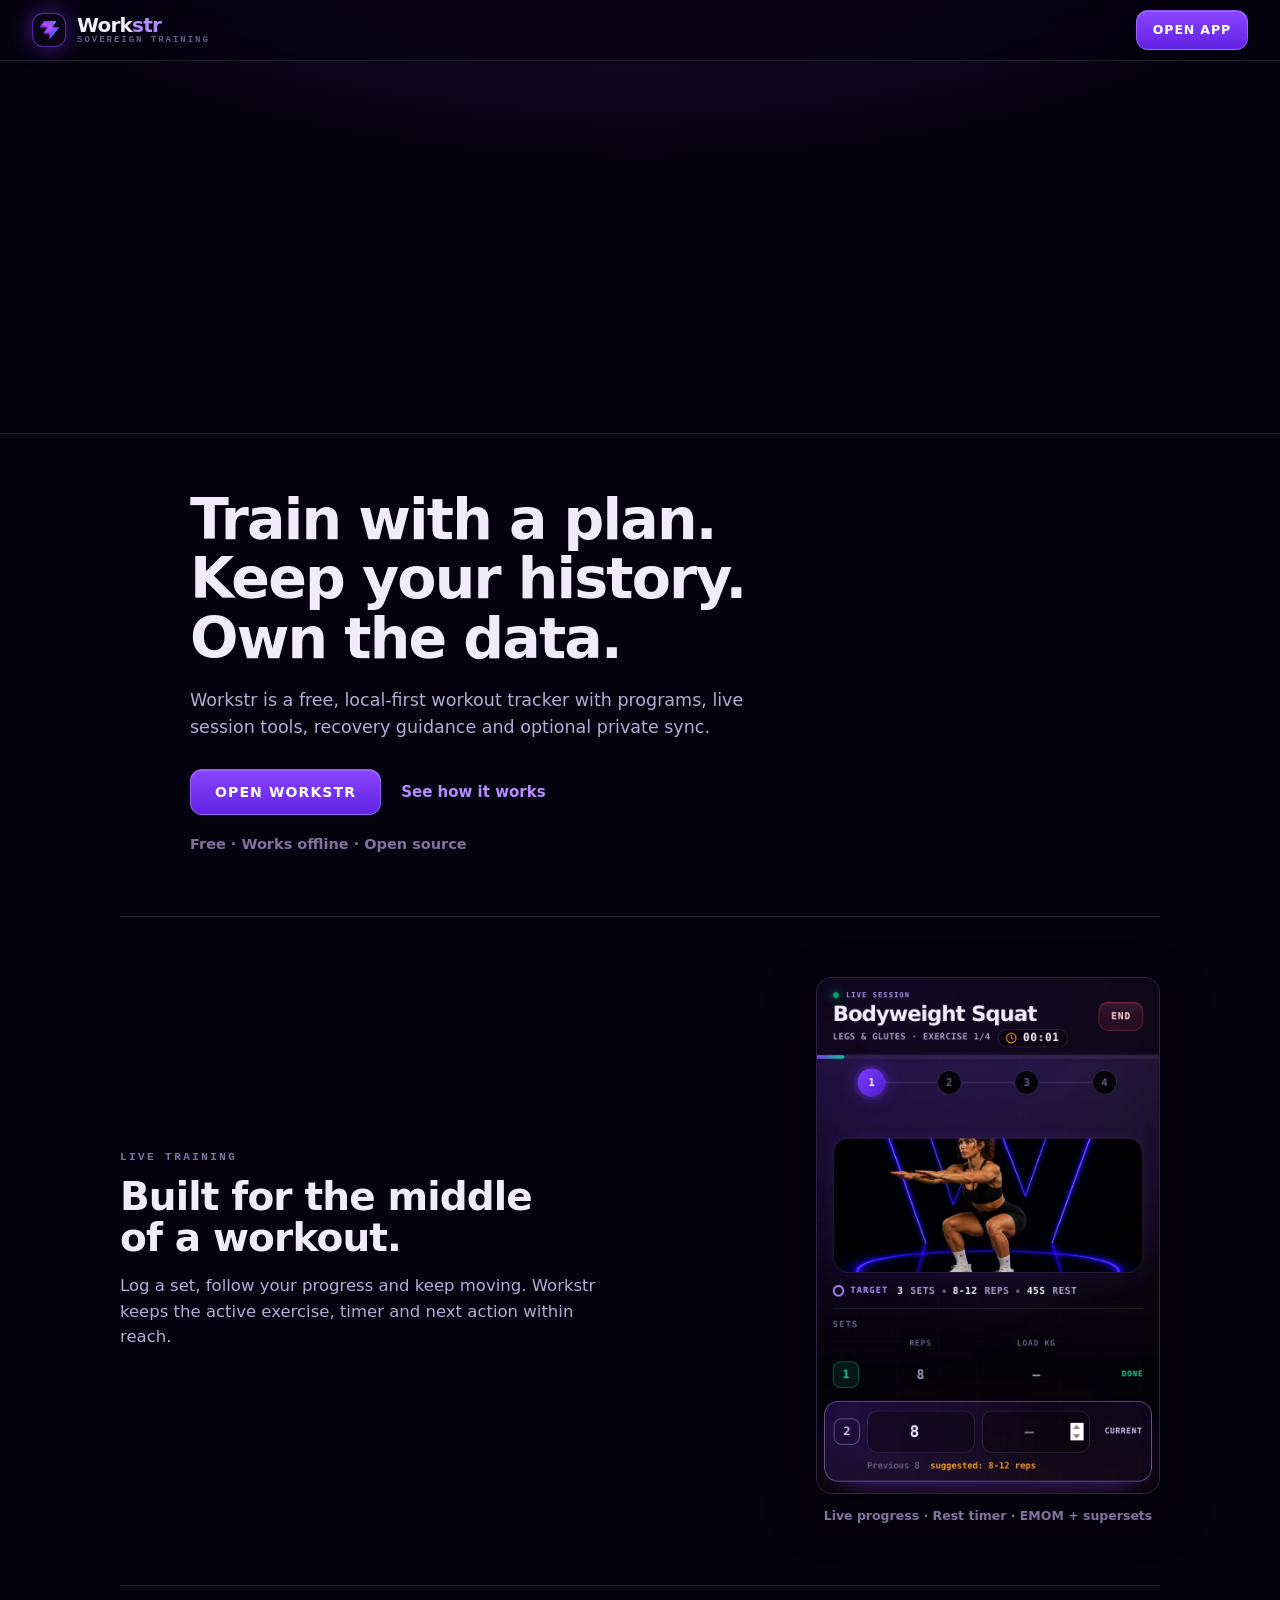
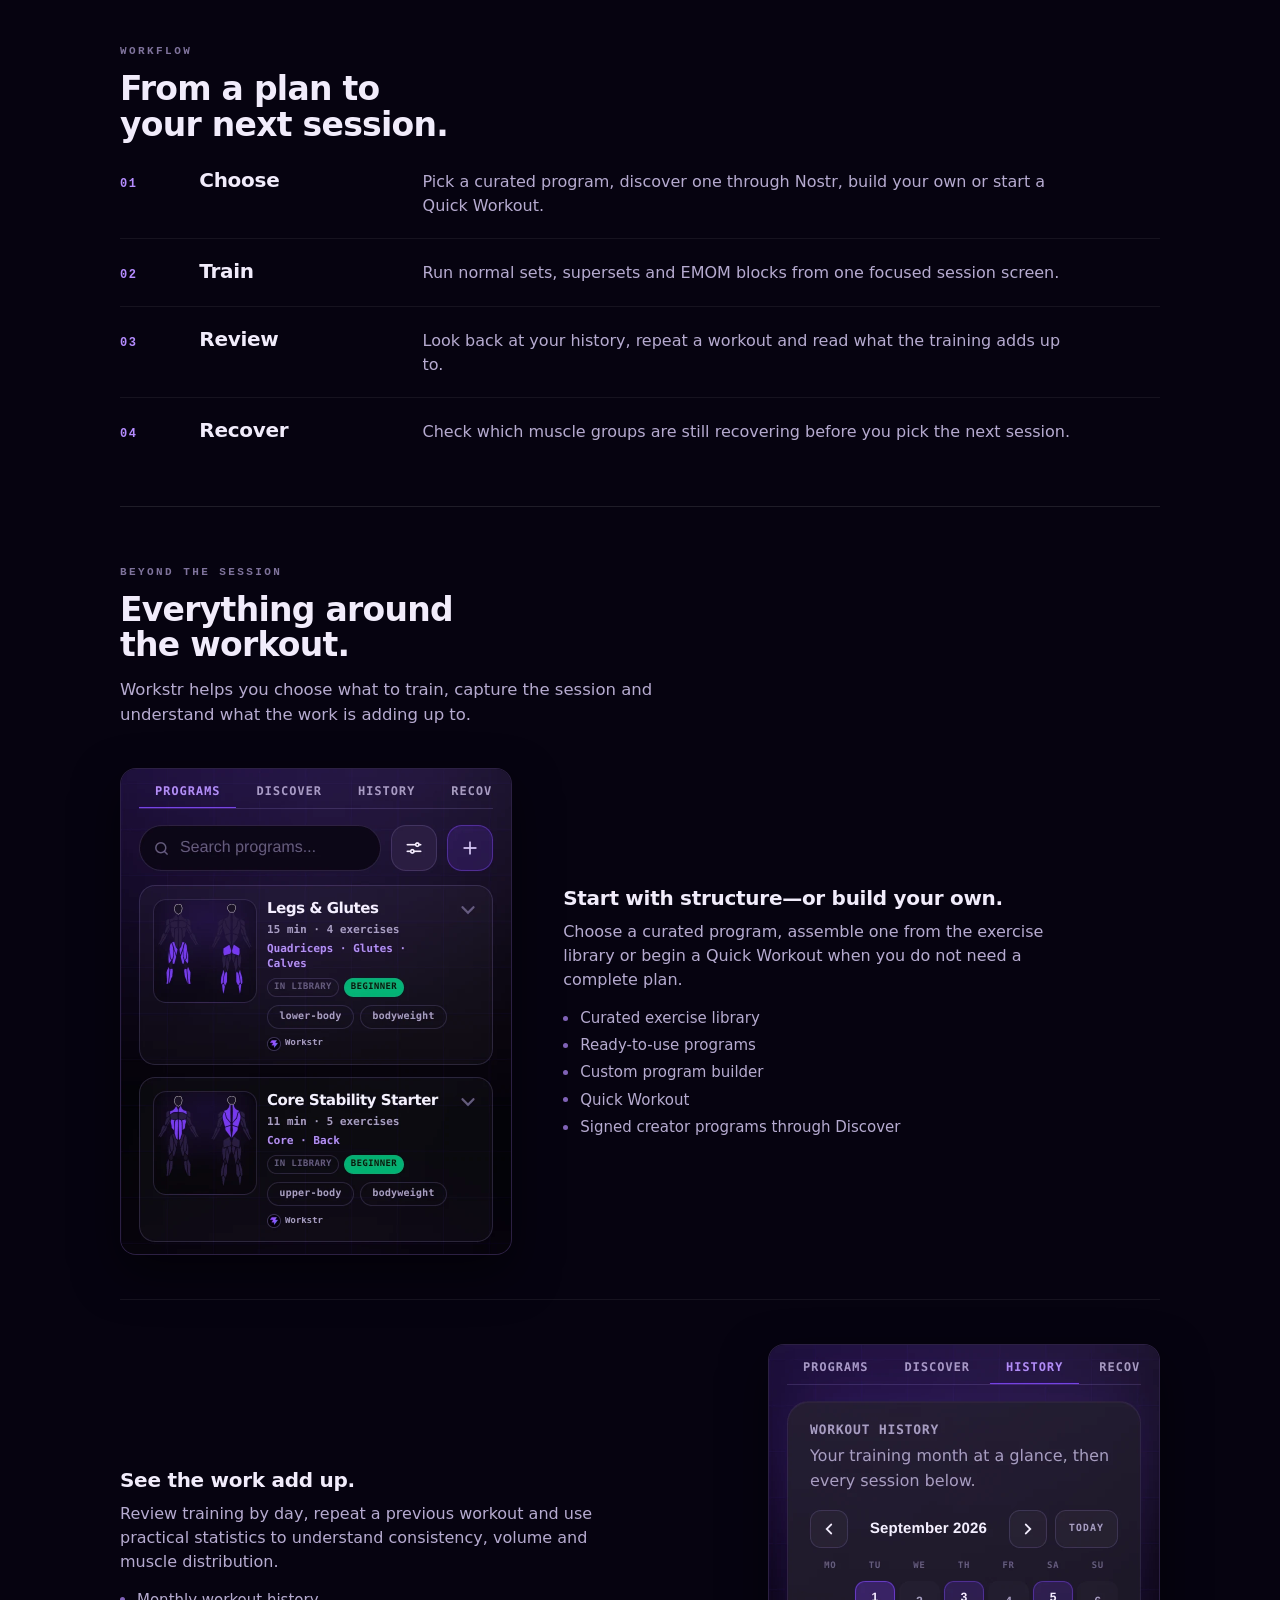
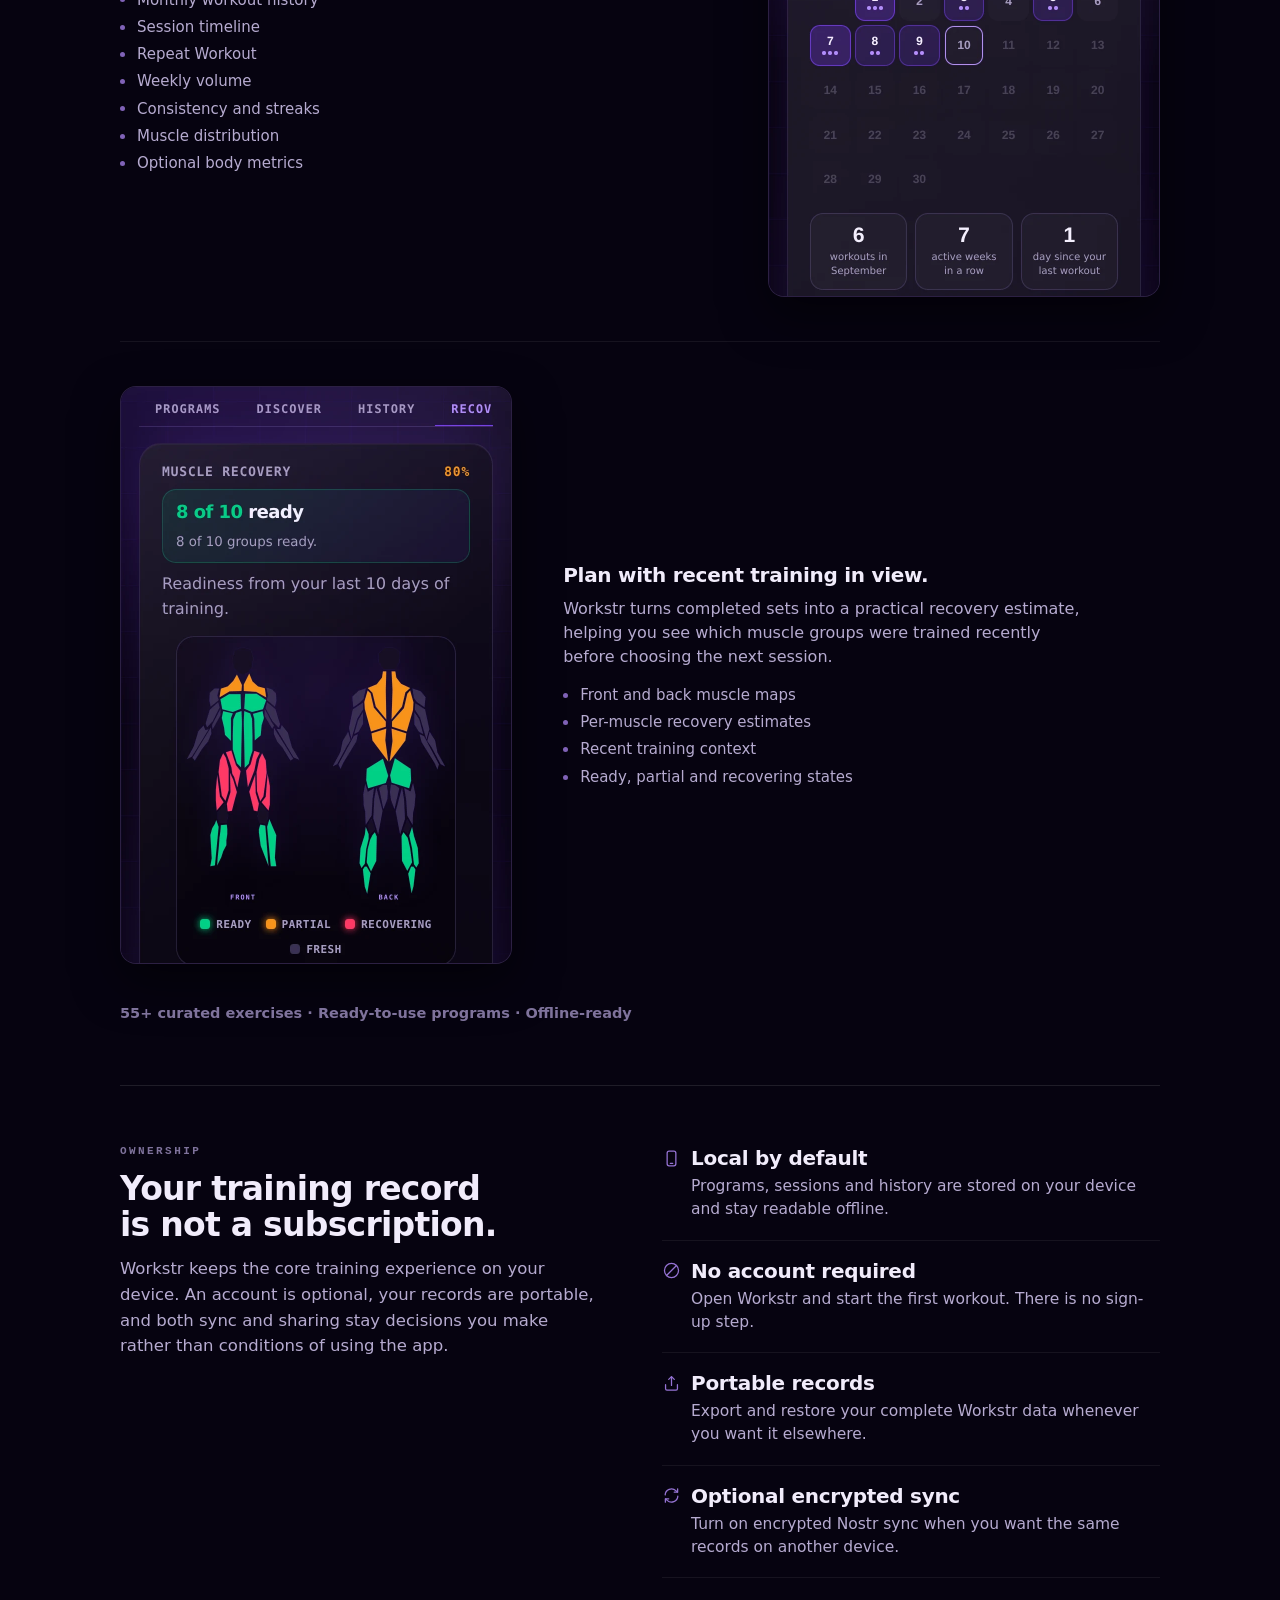
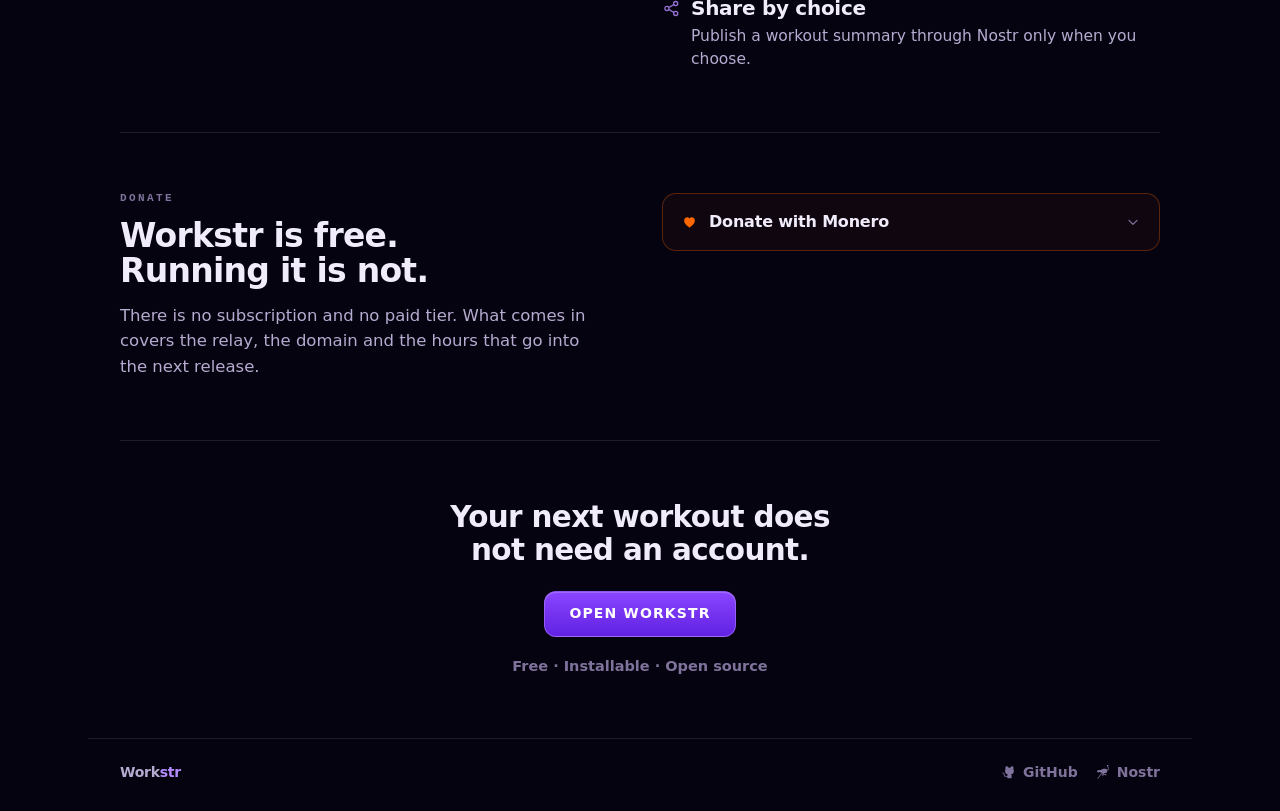
<file: site/index.html>
<!doctype html>
<html lang="en">
  <head>
    <meta charset="UTF-8" />
    <meta name="viewport" content="width=device-width, initial-scale=1.0, viewport-fit=cover" />
    <meta name="theme-color" content="#060310" />
    <meta name="description" content="Workstr is a free, local-first workout tracker with programs, live session tools, recovery guidance and optional private sync." />
    <meta property="og:title" content="Workstr — Train with a plan. Own the data." />
    <meta property="og:description" content="A serious local-first training app with programs, live session tools, recovery guidance and optional private sync." />
    <meta property="og:image" content="https://workstr.fit/assets/workstr-banner.png" />
    <meta property="og:type" content="website" />
    <link rel="manifest" href="./manifest.webmanifest" />
    <link rel="icon" type="image/svg+xml" href="./favicon.svg" />
    <link rel="apple-touch-icon" href="./apple-touch-icon.png" />
    <link rel="preload" as="image" href="./assets/banner-faces-mobile.webp" media="(max-width: 760px)" />
    <link rel="stylesheet" href="./styles.css?v=30" />
    <title>Workstr — Train with a plan. Own the data.</title>
  </head>
  <body class="site-redesign product-home">
    <header class="topbar product-topbar" data-topbar>
      <a class="brand" href="./" aria-label="Workstr home">
        <div class="glyph"><img src="./favicon.svg" width="19" height="19" alt="" aria-hidden="true" /></div>
        <div class="logo-text">
          <div class="logo-mark">Work<span>str</span></div>
          <div class="logo-tagline">sovereign training</div>
        </div>
      </a>
      <a class="button primary small app-link" href="https://app.workstr.fit/">Open app</a>
    </header>

    <main class="landing-shell product-shell">
      <div class="brand-art" aria-hidden="true">
        <picture>
          <source media="(max-width: 760px)" srcset="./assets/banner-faces-mobile.webp" />
          <img src="./assets/banner-faces.webp" width="1308" height="594" alt="" fetchpriority="high" decoding="async" />
        </picture>
      </div>

      <div class="product-column">
        <section class="product-hero" aria-labelledby="home-title">
          <div class="hero-statement product-hero-copy">
            <h1 id="home-title"><span>Train with a plan.</span><span>Keep your history.</span><span>Own the data.</span></h1>
            <p class="lede">Workstr is a free, local-first workout tracker with programs, live session tools, recovery guidance and optional private sync.</p>
            <div class="action-row product-actions">
              <a class="button primary" href="https://app.workstr.fit/">Open Workstr</a>
              <a class="text-link hero-text-link" href="#product">See how it works</a>
            </div>
            <p class="quiet-facts">Free&nbsp;<span aria-hidden="true">·</span> Works offline&nbsp;<span aria-hidden="true">·</span> Open source</p>
          </div>
        </section>

        <section id="product" class="product-demo" aria-labelledby="product-title" tabindex="-1">
          <div class="demo-copy">
            <span class="section-label plain-label">Live training</span>
            <h2 id="product-title">Built for the middle of a workout.</h2>
            <p>Log a set, follow your progress and keep moving. Workstr keeps the active exercise, timer and next action within reach.</p>
          </div>
          <figure class="app-screenshot">
            <div class="app-screenshot-frame">
              <img src="./assets/active-session-crop.webp" width="780" height="1174" loading="lazy" decoding="async" alt="Workstr active session screen: Bodyweight Squat, exercise 1 of 4, a running workout timer, four set-progress circles, the exercise image, a target of 3 sets of 8-12 reps, set 1 marked done and set 2 open for entry." />
            </div>
            <figcaption>Live progress&nbsp;<span aria-hidden="true">·</span> Rest timer&nbsp;<span aria-hidden="true">·</span> EMOM + supersets</figcaption>
          </figure>
        </section>

        <section class="workflow-section" aria-labelledby="workflow-title">
          <div class="section-intro compact-intro editorial-intro">
            <span class="section-label plain-label">Workflow</span>
            <h2 id="workflow-title">From a plan to your next session.</h2>
          </div>
          <ol class="workflow-list">
            <li>
              <span aria-hidden="true">01</span>
              <div>
                <h3>Choose</h3>
                <p>Pick a curated program, discover one through Nostr, build your own or start a Quick Workout.</p>
              </div>
            </li>
            <li>
              <span aria-hidden="true">02</span>
              <div>
                <h3>Train</h3>
                <p>Run normal sets, supersets and EMOM blocks from one focused session screen.</p>
              </div>
            </li>
            <li>
              <span aria-hidden="true">03</span>
              <div>
                <h3>Review</h3>
                <p>Look back at your history, repeat a workout and read what the training adds up to.</p>
              </div>
            </li>
            <li>
              <span aria-hidden="true">04</span>
              <div>
                <h3>Recover</h3>
                <p>Check which muscle groups are still recovering before you pick the next session.</p>
              </div>
            </li>
          </ol>
        </section>

        <section class="product-depth" aria-labelledby="depth-title">
          <header class="depth-intro">
            <span class="section-label plain-label">Beyond the session</span>
            <h2 id="depth-title">Everything around the workout.</h2>
            <p>Workstr helps you choose what to train, capture the session and understand what the work is adding up to.</p>
          </header>

          <div class="depth-list">
            <article class="depth-row">
              <div class="depth-copy">
                <h3>Start with structure&mdash;or build your own.</h3>
                <p>Choose a curated program, assemble one from the exercise library or begin a Quick Workout when you do not need a complete plan.</p>
                <ul class="depth-points">
                  <li>Curated exercise library</li>
                  <li>Ready-to-use programs</li>
                  <li>Custom program builder</li>
                  <li>Quick Workout</li>
                  <li>Signed creator programs through Discover</li>
                </ul>
              </div>
              <figure class="depth-shot">
                <img src="./assets/program-library.webp" width="780" height="970" loading="lazy" decoding="async" alt="Workstr programs screen with a search field, filter controls and program cards for Legs and Glutes and Core Stability Starter, each showing duration, exercise count, target muscles and a beginner tag." />
              </figure>
            </article>

            <article class="depth-row depth-row-reverse">
              <div class="depth-copy">
                <h3>See the work add up.</h3>
                <p>Review training by day, repeat a previous workout and use practical statistics to understand consistency, volume and muscle distribution.</p>
                <ul class="depth-points">
                  <li>Monthly workout history</li>
                  <li>Session timeline</li>
                  <li>Repeat Workout</li>
                  <li>Weekly volume</li>
                  <li>Consistency and streaks</li>
                  <li>Muscle distribution</li>
                  <li>Optional body metrics</li>
                </ul>
              </div>
              <figure class="depth-shot">
                <img src="./assets/workout-history.webp" width="780" height="1102" loading="lazy" decoding="async" alt="Workstr workout history screen showing a September calendar with training days marked, and tiles reading six workouts in September, seven active weeks in a row and one day since your last workout." />
              </figure>
            </article>

            <article class="depth-row">
              <div class="depth-copy">
                <h3>Plan with recent training in view.</h3>
                <p>Workstr turns completed sets into a practical recovery estimate, helping you see which muscle groups were trained recently before choosing the next session.</p>
                <ul class="depth-points">
                  <li>Front and back muscle maps</li>
                  <li>Per-muscle recovery estimates</li>
                  <li>Recent training context</li>
                  <li>Ready, partial and recovering states</li>
                </ul>
              </div>
              <figure class="depth-shot">
                <img src="./assets/muscle-recovery.webp" width="780" height="1152" loading="lazy" decoding="async" alt="Workstr muscle recovery screen showing front and back body maps with muscle groups shaded ready, partial or recovering, an eight of ten groups ready summary, and a readiness legend." />
              </figure>
            </article>
          </div>

          <p class="depth-facts"><span>55+ curated exercises</span>&nbsp;<span aria-hidden="true">&middot;</span> <span>Ready-to-use programs</span>&nbsp;<span aria-hidden="true">&middot;</span> <span>Offline-ready</span></p>
        </section>

        <section id="ownership" class="ownership-section" aria-labelledby="ownership-title">
          <div class="ownership-copy">
            <span class="section-label plain-label">Ownership</span>
            <h2 id="ownership-title">Your training record is not a subscription.</h2>
            <p>Workstr keeps the core training experience on your device. An account is optional, your records are portable, and both sync and sharing stay decisions you make rather than conditions of using the app.</p>
          </div>
          <div class="ownership-rows">
            <article>
              <h3>
                <svg class="own-icon" viewBox="0 0 24 24" width="19" height="19" fill="none" stroke="currentColor" stroke-width="1.6" stroke-linecap="round" stroke-linejoin="round" aria-hidden="true" focusable="false">
                  <rect x="6.5" y="2.75" width="11" height="18.5" rx="2.5" />
                  <path d="M10.5 18.25h3" />
                </svg>
                Local by default
              </h3>
              <p>Programs, sessions and history are stored on your device and stay readable offline.</p>
            </article>
            <article>
              <h3>
                <svg class="own-icon" viewBox="0 0 24 24" width="19" height="19" fill="none" stroke="currentColor" stroke-width="1.6" stroke-linecap="round" stroke-linejoin="round" aria-hidden="true" focusable="false">
                  <circle cx="12" cy="12" r="8.9" />
                  <path d="M5.7 18.3 18.3 5.7" />
                </svg>
                No account required
              </h3>
              <p>Open Workstr and start the first workout. There is no sign-up step.</p>
            </article>
            <article>
              <h3>
                <svg class="own-icon" viewBox="0 0 24 24" width="19" height="19" fill="none" stroke="currentColor" stroke-width="1.6" stroke-linecap="round" stroke-linejoin="round" aria-hidden="true" focusable="false">
                  <path d="M12 14.5V3.5" />
                  <path d="M8.5 6.75 12 3.25l3.5 3.5" />
                  <path d="M4.5 13.5v5.25a1.75 1.75 0 0 0 1.75 1.75h11.5a1.75 1.75 0 0 0 1.75-1.75V13.5" />
                </svg>
                Portable records
              </h3>
              <p>Export and restore your complete Workstr data whenever you want it elsewhere.</p>
            </article>
            <article>
              <h3>
                <svg class="own-icon" viewBox="0 0 24 24" width="19" height="19" fill="none" stroke="currentColor" stroke-width="1.6" stroke-linecap="round" stroke-linejoin="round" aria-hidden="true" focusable="false">
                  <path d="M4 11.25a8 8 0 0 1 13.5-5.4l2 1.9" />
                  <path d="M20 12.75a8 8 0 0 1-13.5 5.4l-2-1.9" />
                  <path d="M19.75 3.5v4.25H15.5" />
                  <path d="M4.25 20.5v-4.25H8.5" />
                </svg>
                Optional encrypted sync
              </h3>
              <p>Turn on encrypted Nostr sync when you want the same records on another device.</p>
            </article>
            <article>
              <h3>
                <svg class="own-icon" viewBox="0 0 24 24" width="19" height="19" fill="none" stroke="currentColor" stroke-width="1.6" stroke-linecap="round" stroke-linejoin="round" aria-hidden="true" focusable="false">
                  <circle cx="6.25" cy="12" r="2.6" />
                  <circle cx="17.25" cy="5.75" r="2.6" />
                  <circle cx="17.25" cy="18.25" r="2.6" />
                  <path d="m8.6 10.75 6.3-3.6" />
                  <path d="m8.6 13.25 6.3 3.6" />
                </svg>
                Share by choice
              </h3>
              <p>Publish a workout summary through Nostr only when you choose.</p>
            </article>
          </div>
        </section>

        <section id="donate" class="donate-section" aria-labelledby="donate-title">
          <div class="donate-copy">
            <span class="section-label plain-label">Donate</span>
            <h2 id="donate-title">Workstr is free. Running it is not.</h2>
            <p>There is no subscription and no paid tier. What comes in covers the relay, the domain and the hours that go into the next release.</p>
          </div>
          <details class="donate-panel">
            <summary>
              <svg class="heart-icon" viewBox="0 0 24 24" width="17" height="17" fill="currentColor" aria-hidden="true" focusable="false">
                <path d="M12 20.5s-7.6-4.6-7.6-10A4.4 4.4 0 0 1 12 7.6a4.4 4.4 0 0 1 7.6 2.9c0 5.4-7.6 10-7.6 10z" />
              </svg>
              <span>Donate with Monero</span>
              <svg class="donate-chevron" viewBox="0 0 24 24" width="16" height="16" fill="none" stroke="currentColor" stroke-width="1.9" stroke-linecap="round" stroke-linejoin="round" aria-hidden="true" focusable="false">
                <path d="m6 9.5 6 6 6-6" />
              </svg>
            </summary>
            <div class="donate-body">
              <div class="donate-qr">
                <img src="./assets/monero-qr.svg?v=3" width="210" height="210" loading="lazy" decoding="async" alt="QR code holding the Workstr Monero address" />
              </div>
              <div class="donate-detail">
                <code class="donate-address">82YkCRd9dBTAK4HmzVnXpkeLvmaQZ9JyrBdhd5E4cd8WXCXoB8dDKDXQFbTVdpkWNcCcaZ86XG1GCLhHDN5Cx33RFAp4dNE</code>
                <div class="donate-actions">
                  <button class="button payment" type="button" data-copy-address="82YkCRd9dBTAK4HmzVnXpkeLvmaQZ9JyrBdhd5E4cd8WXCXoB8dDKDXQFbTVdpkWNcCcaZ86XG1GCLhHDN5Cx33RFAp4dNE" aria-live="polite">Copy address</button>
                  <a class="button" href="monero:82YkCRd9dBTAK4HmzVnXpkeLvmaQZ9JyrBdhd5E4cd8WXCXoB8dDKDXQFbTVdpkWNcCcaZ86XG1GCLhHDN5Cx33RFAp4dNE">Open wallet</a>
                </div>
                <p class="donate-help">Scan the code with a Monero wallet, or copy the address.</p>
              </div>
            </div>
          </details>
        </section>

        <section class="final-product-cta" aria-labelledby="final-title">
          <h2 id="final-title">Your next workout does not need an account.</h2>
          <a class="button primary" href="https://app.workstr.fit/">Open Workstr</a>
          <p>Free&nbsp;<span aria-hidden="true">·</span> Installable&nbsp;<span aria-hidden="true">·</span> Open source</p>
        </section>
      </div>
    </main>

    <footer class="product-footer">
      <a class="footer-wordmark" href="./">Work<b class="footer-str">str</b></a>
      <nav class="footer-links" aria-label="Footer navigation">
        <a href="https://github.com/Workstr7blo/workstr-web"><svg class="footer-icon" width="14" height="14" viewBox="0 0 256 256" fill="currentColor" aria-hidden="true" focusable="false"><path d="M216,104v8a56.06,56.06,0,0,1-48.44,55.47A39.8,39.8,0,0,1,176,192v40a8,8,0,0,1-8,8H104a8,8,0,0,1-8-8V216H72a40,40,0,0,1-40-40A24,24,0,0,0,8,152a8,8,0,0,1,0-16,40,40,0,0,1,40,40,24,24,0,0,0,24,24H96v-8a39.8,39.8,0,0,1,8.44-24.53A56.06,56.06,0,0,1,56,112v-8a58.14,58.14,0,0,1,7.69-28.32A59.78,59.78,0,0,1,69.07,28,8,8,0,0,1,76,24a59.75,59.75,0,0,1,48,24h24a59.75,59.75,0,0,1,48-24,8,8,0,0,1,6.93,4,59.74,59.74,0,0,1,5.37,47.68A58,58,0,0,1,216,104Z"/></svg><span>GitHub</span></a>
        <a href="https://njump.me/workstr@workstr.fit"><svg class="footer-icon" width="14" height="14" viewBox="0 0 16.12 18.8" fill="currentColor" aria-hidden="true" focusable="false"><path d="M14.36.03c-.5-.1-.85.09-1.01.52-.26.61-.09,1.4.45,1.98.25.26.53.48.8.72.2.17.38.37.55.57.46.57-.03,1.61-.14,1.73-.4.42-.75.49-1.45.46-.68-.03-2.46-.94-3.4-.97-2.32-.07-3.93,1-4.48,1.28-.81.42-1.97.44-2.01.45-.53.04-1.61.08-2.15.27-.76.21-1.17.56-1.45,1.34-.09.34-.1.64.02.82.27.4.98.74,1.31.92.17.1.5-.02.56-.07.37-.25.69-.44,1.12-.5.09-.01.7-.12,1.01.1.22.16.41.26.67.38.46.21,1.47.47,1.49.48.14.04.31.11.31.23,0,.17-1.61,1.52-1.7,1.56-.41.16-.64.43-.72.82-.03.13-.08.25-.15.36-.26.38-1.42,2.02-1.73,2.48-.15.21-.3.32-.51.35-.3.05-.53.06-.65.27-.08.14-.03.4.02.58.06.2-.1.44-.11.47-.14.28-.2.55-.18.82,0,.11.01.37.2.37.18.01.23-.11.25-.15.03-.05.13-.27.16-.32.12-.22.57-.69.62-.74.16-.18,2.56-3.48,2.56-3.48.13-.17.27-.35.49-.44.3-.11.52-.38.58-.69.01-.07.97-.81,1.38-1.12.15-.11,1.05-.47,1.07-.47,0,0-.82,1.25-1.08,1.91-.04.11-.11.47-.03.65.11.28.36.4.64.32.09-.03.16-.07.24-.11.03-.02.07-.04.1-.05l.1-.05c.08-.04.15-.08.23-.1.28-.09.55-.18.83-.26l.56-.17c.39-.12.79-.25,1.18-.37.09-.03.17-.06.28-.05.06,0,.12.02.15.11,0,0,.05.27.21.38.12.07.26.1.4.09.12,0,.27.03.34.09l.1.08c.07.05.14.09.22.11.06.02.18.02.25-.05.07-.08.05-.2.04-.24-.01-.05-.04-.09-.07-.13l-.06-.09c-.06-.09-.11-.18-.17-.27-.16-.25-.33-.5-.5-.75-.18-.26-.45-.36-.8-.31-.14.02-3.13.95-3.16.96.16-.3,1.12-1.62,1.39-1.79.2-.12.28-.23.65-.29.71-.12,2.24-.48,2.63-.75.74-.54.8-1.76.79-2-.01-.24.07-.41.28-.53.1-.06,1.25-.69,1.81-1.62.33-.54.51-1.13.44-1.77-.03-.42-.19-.81-.45-1.14-.24-.3-.54-.51-.83-.74-.14-.12-.53-.44-.58-.62-.06-.22.03-.44.23-.51.3-.1.8-.1,1.09-.08.25.02.5-.07.51-.17.01-.1-.14-.25-.33-.3-.15-.04-.39-.09-.53-.18-.25-.17-.51-.48-.86-.55"/></svg><span>Nostr</span></a>
      </nav>
    </footer>

    <script>
      (function () {
        var btn = document.querySelector('[data-copy-address]');
        if (!btn) return;
        var label = btn.textContent;
        var timer;
        function flash(message) {
          btn.textContent = message;
          clearTimeout(timer);
          timer = setTimeout(function () { btn.textContent = label; }, 2200);
        }
        // Clipboard access fails on an insecure origin and when the browser refuses the
        // permission. Selecting the address is the fallback that always works.
        function selectAddress() {
          var code = document.querySelector('.donate-address');
          if (!code) return;
          var range = document.createRange();
          range.selectNodeContents(code);
          var selection = window.getSelection();
          selection.removeAllRanges();
          selection.addRange(range);
          flash('Address selected');
        }
        btn.addEventListener('click', function () {
          var text = btn.getAttribute('data-copy-address');
          if (navigator.clipboard && navigator.clipboard.writeText) {
            navigator.clipboard.writeText(text).then(function () { flash('Copied'); }, selectAddress);
          } else {
            selectAddress();
          }
        });
      })();

      (function () {
        var bar = document.querySelector('[data-topbar]');
        if (!bar) return;
        var ticking = false;
        function sync() {
          bar.classList.toggle('is-condensed', window.scrollY > 72);
          ticking = false;
        }
        window.addEventListener('scroll', function () {
          if (!ticking) { ticking = true; window.requestAnimationFrame(sync); }
        }, { passive: true });
        sync();
      })();
    </script>
  </body>
</html>
</file>
<file: site/styles.css>
:root {
  --void: #060310;
  --panel: #110a1e;
  --panel-soft: rgba(12, 6, 22, 0.72);
  --line: rgba(134, 59, 255, 0.24);
  --line-hot: rgba(134, 59, 255, 0.78);
  --border-hot: rgba(124, 60, 255, 0.58);
  --text: #f4efff;
  --muted: #a89ac6;
  --dim: #685b82;
  --violet: #7c3cff;
  --violet-2: #b58cff;
  --ready: #00d084;
  --partial: #ffb020;
  --recovering: #ff3b6b;
  --mono: ui-monospace, "SF Mono", "Cascadia Mono", Menlo, Consolas, monospace;
  --sans: Inter, ui-sans-serif, system-ui, -apple-system, "Segoe UI", Roboto, sans-serif;
}

* { box-sizing: border-box; }
html { scroll-behavior: smooth; }
body {
  min-height: 100dvh;
  margin: 0;
  color: var(--text);
  background:
    linear-gradient(rgba(134, 59, 255, 0.035) 1px, transparent 1px),
    linear-gradient(90deg, rgba(134, 59, 255, 0.03) 1px, transparent 1px),
    radial-gradient(ellipse 70rem 34rem at 50% -8rem, rgba(124, 60, 255, 0.25), transparent),
    radial-gradient(ellipse 50rem 30rem at 85% 52rem, rgba(124, 60, 255, 0.08), transparent),
    var(--void);
  background-size: 64px 64px, 64px 64px, auto, auto, auto;
  font-family: var(--sans);
  font-size: 17px;
  line-height: 1.6;
  -webkit-font-smoothing: antialiased;
}
a { color: inherit; }
img { max-width: 100%; height: auto; display: block; }

/* ---- topbar ---- */
.topbar {
  position: sticky;
  top: 0;
  z-index: 20;
  display: flex;
  align-items: center;
  justify-content: space-between;
  gap: 18px;
  min-height: 64px;
  padding: 12px clamp(18px, 4vw, 44px);
  background: rgba(6, 3, 16, 0.8);
  backdrop-filter: blur(18px);
  border-bottom: 1px solid var(--line);
}
.brand { display: inline-flex; align-items: center; gap: 11px; text-decoration: none; }

.glyph {
  width: 34px; height: 34px;
  border-radius: 11px;
  display: grid; place-items: center;
  font: 900 18px/1 var(--mono);
  color: #fff;
  background: #0b0616;
  border: 1px solid var(--border-hot);
  box-shadow: 0 0 20px rgba(124, 60, 255, 0.5);
  flex-shrink: 0;
}
.glyph img { width: 19px; height: 19px; object-fit: contain; display: block; }
.logo-text { display: flex; flex-direction: column; gap: 1px; }
.logo-mark { font-weight: 800; font-size: 20px; line-height: 1; letter-spacing: -0.04em; }
.logo-mark span { color: var(--violet-2); }
.logo-tagline {
  font: 600 9px/1 var(--mono);
  letter-spacing: 0.22em;
  text-transform: uppercase;
  color: var(--dim);
  white-space: nowrap;
}
.footer-str { font-weight: inherit; color: var(--violet-2); }

/* ---- buttons ---- */
.button {
  display: inline-flex;
  align-items: center;
  justify-content: center;
  min-height: 46px;
  padding: 0 24px;
  border-radius: 12px;
  font-weight: 850;
  font-size: 14px;
  letter-spacing: 0.08em;
  text-transform: uppercase;
  text-decoration: none;
  white-space: nowrap;
  border: 1px solid rgba(134, 59, 255, 0.45);
  background: linear-gradient(180deg, rgba(20, 10, 34, 0.92), rgba(8, 4, 16, 0.92));
  box-shadow: inset 0 0 0 1px rgba(255,255,255,0.03);
  transition: border-color 0.2s, transform 0.2s, box-shadow 0.2s, background 0.2s;
}
.button:hover { border-color: var(--line-hot); box-shadow: 0 0 28px rgba(124, 60, 255, 0.2); }
.button.primary {
  color: #fff;
  border-color: rgba(181, 140, 255, 0.72);
  background: linear-gradient(135deg, #8d43ff, #5a21e8 48%, #2a126c);
  box-shadow: 0 0 28px rgba(124, 60, 255, 0.38), inset 0 1px 0 rgba(255,255,255,0.18);
}
.button.primary:hover { transform: translateY(-2px); box-shadow: 0 8px 38px rgba(124, 60, 255, 0.5); }
.button.small { min-height: 40px; padding: 0 18px; font-size: 13px; }
.button:focus-visible, a:focus-visible {
  outline: 2px solid var(--violet-2);
  outline-offset: 3px;
  border-radius: 6px;
}

/* ---- layout ---- */
main { position: relative; width: min(1120px, calc(100% - 40px)); margin: 0 auto; }

/* ---- hero ---- */

h1 {
  margin: 0 auto;
  max-width: 12ch;
  font-size: clamp(42px, 7vw, 76px);
  line-height: 0.98;
  letter-spacing: -0.05em;
  font-weight: 800;
}
h1 em {
  display: block;
  font-style: normal;
  color: var(--violet-2);
  text-shadow: 0 0 34px rgba(124, 60, 255, 0.38);
}
.lede {
  max-width: 720px;
  margin: 20px auto 0;
  color: var(--muted);
  font-size: clamp(17px, 2vw, 19px);
}
.action-row { display: flex; flex-wrap: wrap; justify-content: center; gap: 12px; margin-top: 30px; }

/* ---- section labels ---- */
.section-label {
  display: inline-flex;
  align-items: center;
  gap: 10px;
  font: 850 12px/1 var(--mono);
  letter-spacing: 0.18em;
  text-transform: uppercase;
  color: var(--violet-2);
}
.section-label::before {
  content: "/";
  color: var(--violet);
  margin-right: 8px;
  text-shadow: 0 0 14px rgba(134, 59, 255, 0.86);
}

/* ---- page shell ---- */
.site-redesign main,
.landing-shell {
  width: min(1160px, calc(100% - 40px));
  margin: 0 auto;
}
.landing-shell { padding: clamp(28px, 5vw, 58px) 0 clamp(46px, 8vw, 92px); }

.hero-statement {
  width: min(900px, 100%);
  margin: 0 auto;
  text-align: center;
}
.hero-statement h1 {
  max-width: 12.5ch;
  font-size: clamp(46px, 8vw, 88px);
  line-height: 0.94;
  letter-spacing: -0.075em;
}

.section-intro {
  display: grid;
  grid-template-columns: minmax(0, 0.95fr) minmax(280px, 1fr);
  gap: clamp(18px, 4vw, 44px);
  align-items: end;
  margin-bottom: clamp(20px, 4vw, 32px);
}
.section-intro h2 {
  margin: 12px 0 0;
  font-size: clamp(32px, 5vw, 58px);
  line-height: 1;
  letter-spacing: -0.06em;
}
.section-intro p { margin: 0; color: var(--muted); }
.compact-intro { margin-bottom: 18px; }

/* ---- text link ---- */
.text-link {
  display: inline-flex;
  margin-top: 14px;
  color: var(--violet-2);
  font-weight: 800;
  text-decoration: none;
}
.text-link:hover { color: var(--text); }

/* ---- footer ---- */
footer {
  border-top: 1px solid var(--line);
  padding: 28px clamp(18px, 4vw, 44px) 40px;
  display: flex;
  align-items: center;
  justify-content: space-between;
  gap: 16px;
  color: var(--dim);
  font-size: 14px;
}
.footer-links {
  display: flex;
  flex-wrap: wrap;
  align-items: center;
  justify-content: flex-end;
  gap: 10px 18px;
}
.footer-links a {
  color: var(--muted);
  text-decoration: none;
  font-weight: 750;
  transition: color 0.18s;
}
.footer-links a:hover { color: var(--text); }

/* ---- reduced motion ---- */
@media (prefers-reduced-motion: reduce) {
  html { scroll-behavior: auto; }
  .button, .button.primary:hover { transition: none; transform: none; }
}

/* ---- responsive ---- */

@media (max-width: 900px) {
  .section-intro { grid-template-columns: 1fr; }
}
@media (max-width: 600px) {
  body { font-size: 16px; }
  .topbar { gap: 12px; flex-wrap: wrap; }

  .topbar .button { min-height: 38px; padding: 0 14px; font-size: 14px; }

  .site-redesign main,
  .landing-shell { width: min(100% - 28px, 1160px); }

  .hero-statement h1 { font-size: clamp(40px, 13vw, 62px); }

  footer { flex-direction: column; text-align: center; }
  .footer-links { justify-content: center; }
}
/* ---- product-first homepage (#8, refined in #10) ---- */
.product-home {
  overflow-x: clip;
  --rule: rgba(255, 255, 255, 0.1);
  --hairline: rgba(255, 255, 255, 0.062);
  --ink: #f1ecfb;
  --ink-2: #b6abd0;
  --ink-3: #7f739c;
  --gutter: clamp(20px, 5vw, 32px);
}
body.product-home {
  background:
    radial-gradient(ellipse 62rem 24rem at 50% -7rem, rgba(124, 60, 255, 0.16), transparent 72%),
    var(--void);
  background-size: auto, auto;
}

/* sticky header — quiet, with a compact scrolled state */
.product-topbar {
  gap: 14px;
  min-height: 60px;
  flex-wrap: nowrap;
  padding: 10px var(--gutter);
  background: rgba(6, 3, 16, 0.76);
  border-bottom: 1px solid var(--rule);
  transition: min-height 0.18s ease, padding 0.18s ease, background 0.18s ease;
}
.product-topbar.is-condensed {
  min-height: 52px;
  padding-top: 6px;
  padding-bottom: 6px;
  background: rgba(6, 3, 16, 0.9);
}
.product-topbar .app-link {
  min-height: 40px;
  padding-inline: 16px;
  font-size: 12.5px;
  letter-spacing: 0.07em;
  box-shadow: inset 0 1px 0 rgba(255, 255, 255, 0.16);
  transition: min-height 0.18s ease, background 0.18s ease, border-color 0.18s ease;
}
.product-topbar.is-condensed .app-link { min-height: 38px; padding-inline: 14px; }

/* buttons: restrained, no ambient glow */
.product-home .button.primary {
  border-color: rgba(181, 140, 255, 0.5);
  background: linear-gradient(180deg, #8a45ff, #6122e2);
  box-shadow: inset 0 1px 0 rgba(255, 255, 255, 0.18);
}
.product-home .button.primary:hover {
  transform: none;
  background: linear-gradient(180deg, #9557ff, #7231f2);
  box-shadow: inset 0 1px 0 rgba(255, 255, 255, 0.22), 0 6px 22px rgba(124, 60, 255, 0.3);
}

/* shell: full-bleed masthead, narrow reading column */
.product-home .product-shell {
  width: 100%;
  max-width: none;
  margin: 0;
  padding: 0;
}
.product-column {
  max-width: 1104px;
  margin-inline: auto;
  padding-inline: var(--gutter);
}
.brand-art {
  display: flex;
  justify-content: center;
  width: 100%;
  border-bottom: 1px solid var(--rule);
}
/* the artwork is only ~1300px wide, so letting it fill a desktop viewport
   renders it near 1:1 and the frame cuts the faces. Cap the width instead
   of slicing the height: the crop stays whole and the black edges dissolve
   into the page. */
.brand-art img {
  width: 100%;
  max-width: clamp(680px, 64vw, 900px);
  height: auto;
  aspect-ratio: 2.202 / 1;
  object-fit: cover;
  -webkit-mask-image: linear-gradient(90deg, transparent, #000 5%, #000 95%, transparent);
  mask-image: linear-gradient(90deg, transparent, #000 5%, #000 95%, transparent);
}

/* hero */
.product-hero {
  padding: clamp(34px, 4.6vw, 56px) 0 clamp(32px, 5vw, 60px);
}
.product-hero-copy { text-align: left; }
.product-hero-copy h1 {
  display: grid;
  gap: 0.02em;
  max-width: 19ch;
  margin: 0;
  font-size: clamp(40px, 4.5vw, 57px);
  font-weight: 800;
  line-height: 1.02;
  letter-spacing: -0.032em;
  color: var(--ink);
}
.product-hero-copy h1 span { display: block; }
.product-hero-copy .lede {
  max-width: 55ch;
  margin: 20px 0 0;
  color: var(--ink-2);
  font-size: 17.5px;
  line-height: 1.55;
}
.product-actions {
  justify-content: flex-start;
  align-items: center;
  gap: 18px;
  margin-top: 28px;
}
.hero-text-link {
  margin: 0;
  min-height: 46px;
  align-items: center;
  padding-inline: 2px;
  font-size: 15px;
  font-weight: 700;
}
.quiet-facts {
  margin: 18px 0 0;
  text-wrap: balance;
  color: var(--ink-3);
  font-size: 14.5px;
  font-weight: 650;
}

/* shared section rhythm */
.product-demo,
.workflow-section,
.ownership-section,
.final-product-cta {
  margin: 0;
  padding: clamp(36px, 5vw, 60px) 0;
  border-top: 1px solid var(--rule);
}
.product-home .section-label {
  display: block;
  margin: 0 0 14px;
  padding: 0;
  border: 0;
  background: none;
  box-shadow: none;
  color: var(--ink-3);
  font: 700 11px/1 var(--mono);
  letter-spacing: 0.22em;
  text-transform: uppercase;
}
.plain-label::before { content: none; }
.demo-copy h2,
.workflow-section h2,
.ownership-section h2,
.final-product-cta h2 {
  margin: 0 0 14px;
  font-weight: 800;
  letter-spacing: -0.022em;
  color: var(--ink);
}
.demo-copy h2 { font-size: clamp(30px, 3.1vw, 39px); line-height: 1.05; max-width: 16ch; }
.workflow-section h2,
.ownership-section h2,
.final-product-cta h2 { text-wrap: balance; }
.workflow-section h2,
.ownership-section h2 { font-size: clamp(27px, 2.6vw, 33px); line-height: 1.08; max-width: 18ch; }
.final-product-cta h2 { font-size: clamp(24px, 2.3vw, 30px); line-height: 1.12; }
.demo-copy p,
.ownership-copy p {
  max-width: 48ch;
  margin: 0;
  color: var(--ink-2);
  font-size: 16.5px;
  line-height: 1.55;
}

/* live training */
.product-demo {
  display: grid;
  grid-template-columns: minmax(0, 1fr) minmax(260px, 344px);
  gap: clamp(30px, 5vw, 76px);
  align-items: center;
}
.product-demo:focus { outline: none; }
#product { scroll-margin-top: 68px; }
#ownership { scroll-margin-top: 68px; }
.app-screenshot { margin: 0; }
.app-screenshot-frame {
  overflow: hidden;
  border: 1px solid rgba(181, 140, 255, 0.2);
  border-radius: 16px;
  background: #0a0514;
  box-shadow: 0 18px 46px rgba(0, 0, 0, 0.5);
}
.app-screenshot-frame img {
  width: 100%;
  margin: 0;
  border: 0;
  border-radius: 0;
  box-shadow: none;
}
.app-screenshot figcaption {
  margin-top: 13px;
  text-wrap: balance;
  color: var(--ink-3);
  font: 650 12.5px/1.45 var(--sans);
  text-align: center;
}

/* workflow — a sequence, so it keeps its numbers */
.editorial-intro {
  display: block;
  margin-bottom: clamp(18px, 3vw, 26px);
}
.workflow-list {
  display: grid;
  margin: 0;
  padding: 0;
  list-style: none;
  border: 0;
}
.workflow-list li {
  display: grid;
  grid-template-columns: 44px minmax(0, 1fr);
  gap: clamp(12px, 2vw, 22px);
  padding: 20px 0;
  border-top: 1px solid var(--hairline);
}
.workflow-list li:first-child { padding-top: 0; border-top: 0; }
.workflow-list li:last-child { padding-bottom: 0; }
.workflow-list span {
  color: var(--violet-2);
  font: 700 12px/1.85 var(--mono);
  letter-spacing: 0.13em;
}
.workflow-list h3,
.ownership-rows h3 {
  margin: 0 0 5px;
  font-size: 20px;
  font-weight: 750;
  line-height: 1.2;
  letter-spacing: -0.014em;
  color: var(--ink);
}
.workflow-list p,
.ownership-rows p {
  max-width: 56ch;
  margin: 0;
  color: var(--ink-2);
  font-size: 16px;
  line-height: 1.5;
}

/* ownership — independent principles, so icons rather than a sequence */
.ownership-section {
  display: grid;
  grid-template-columns: minmax(0, 0.96fr) minmax(290px, 1fr);
  gap: clamp(26px, 5vw, 66px);
  align-items: start;
}
.ownership-rows { display: grid; border: 0; }
.ownership-rows article {
  display: block;
  padding: 18px 0;
  border-top: 1px solid var(--hairline);
}
.ownership-rows article:first-child { padding-top: 0; border-top: 0; }
.ownership-rows article:last-child { padding-bottom: 0; }
.ownership-rows h3 {
  display: flex;
  align-items: center;
  gap: 10px;
}
.own-icon {
  flex: none;
  color: var(--violet-2);
  opacity: 0.82;
}
.ownership-rows p { padding-left: 29px; font-size: 15.5px; }

/* donate - the only creator-payment surface on the site, so it carries the payment
   accent rather than Workstr purple, the way the app scopes it. Monero orange, because
   that is the rail this address is on. */
.donate-section {
  --payment-rgb: 255, 102, 0;
  display: grid;
  grid-template-columns: minmax(0, 0.96fr) minmax(290px, 1fr);
  gap: clamp(26px, 5vw, 66px);
  align-items: start;
  margin: 0;
  padding: clamp(36px, 5vw, 60px) 0;
  border-top: 1px solid var(--rule);
}
.donate-copy h2 {
  margin: 0 0 14px;
  font-size: clamp(27px, 2.6vw, 33px);
  font-weight: 800;
  line-height: 1.08;
  letter-spacing: -0.022em;
  color: var(--ink);
  text-wrap: balance;
  max-width: 18ch;
}
.donate-copy p {
  max-width: 48ch;
  margin: 0;
  color: var(--ink-2);
  font-size: 16.5px;
  line-height: 1.55;
}
.donate-panel {
  border: 1px solid rgba(var(--payment-rgb), 0.3);
  border-radius: 14px;
  background: rgba(var(--payment-rgb), 0.045);
}
.donate-panel > summary {
  display: flex;
  align-items: center;
  gap: 11px;
  min-height: 56px;
  padding: 14px 18px;
  cursor: pointer;
  list-style: none;
  color: var(--ink);
  font-size: 16px;
  font-weight: 750;
  letter-spacing: -0.012em;
}
.donate-panel > summary::-webkit-details-marker { display: none; }
.donate-panel > summary:hover { color: #fff; }
.donate-panel > summary:focus-visible {
  outline: 2px solid var(--violet-2);
  outline-offset: 3px;
  border-radius: 13px;
}
.heart-icon { flex: none; color: rgb(var(--payment-rgb)); }
.donate-chevron {
  flex: none;
  margin-left: auto;
  color: var(--ink-3);
  transition: transform 0.18s ease;
}
.donate-panel[open] .donate-chevron { transform: rotate(180deg); }
.donate-body {
  display: grid;
  grid-template-columns: auto minmax(0, 1fr);
  align-items: start;
  gap: 18px;
  padding: 4px 18px 18px;
  border-top: 1px solid rgba(var(--payment-rgb), 0.18);
  padding-top: 18px;
}
.donate-qr {
  width: 210px;
  max-width: 100%;
  padding: 12px;
  border: 1px solid rgba(var(--payment-rgb), 0.45);
  border-radius: 12px;
  background: #fff;
  box-shadow: 0 0 26px rgba(var(--payment-rgb), 0.18);
}
.donate-qr img { display: block; width: 100%; height: auto; }
.donate-address {
  display: block;
  padding: 11px 12px;
  border: 1px solid var(--hairline);
  border-radius: 10px;
  background: rgba(0, 0, 0, 0.3);
  color: var(--ink-2);
  font: 600 12px/1.6 var(--mono);
  word-break: break-all;
  user-select: all;
}
.donate-actions {
  display: flex;
  flex-wrap: wrap;
  gap: 10px;
  margin-top: 12px;
}
.product-home .button.payment {
  border-color: rgba(var(--payment-rgb), 0.55);
  background: linear-gradient(180deg, #ff8a2a, #ff6600);
  color: #24120a;
  box-shadow: inset 0 1px 0 rgba(255, 255, 255, 0.22);
}
.product-home .button.payment:hover {
  background: linear-gradient(180deg, #ff9a45, #ff7412);
  box-shadow: inset 0 1px 0 rgba(255, 255, 255, 0.26), 0 6px 22px rgba(var(--payment-rgb), 0.28);
}
.donate-help {
  margin: 12px 0 0;
  color: var(--ink-3);
  font-size: 14px;
  font-weight: 650;
}

/* closing */
.final-product-cta {
  display: grid;
  justify-items: center;
  text-align: center;
  padding-bottom: calc(clamp(40px, 5vw, 60px) + env(safe-area-inset-bottom));
}
.final-product-cta h2 { max-width: 20ch; margin: 0 0 24px; }
.final-product-cta p {
  margin: 18px 0 0;
  color: var(--ink-3);
  font-size: 14.5px;
  font-weight: 650;
}

/* beyond the session: evidence rows, screenshot alternating on desktop */
.product-depth {
  padding: clamp(36px, 5vw, 60px) 0;
  border-top: 1px solid var(--rule);
}
.depth-intro { margin-bottom: clamp(24px, 4vw, 40px); }
.depth-intro h2 {
  max-width: 18ch;
  margin: 0 0 14px;
  font-size: clamp(27px, 2.6vw, 33px);
  font-weight: 800;
  line-height: 1.08;
  letter-spacing: -0.022em;
  color: var(--ink);
  text-wrap: balance;
}
.depth-intro p {
  max-width: 52ch;
  margin: 0;
  color: var(--ink-2);
  font-size: 16.5px;
  line-height: 1.55;
}
.depth-list { display: grid; }
.depth-row {
  display: grid;
  gap: clamp(22px, 4vw, 64px);
  align-items: center;
  padding: clamp(28px, 4vw, 44px) 0;
  border-top: 1px solid var(--hairline);
}
.depth-row:first-child { padding-top: 0; border-top: 0; }
.depth-row:last-child { padding-bottom: 0; }
.depth-copy h3 {
  margin: 0 0 10px;
  font-size: 20px;
  font-weight: 750;
  line-height: 1.2;
  letter-spacing: -0.014em;
  color: var(--ink);
  text-wrap: balance;
}
.depth-copy p {
  max-width: 52ch;
  margin: 0;
  color: var(--ink-2);
  font-size: 16px;
  line-height: 1.5;
}
.depth-points {
  display: grid;
  gap: 7px;
  margin: 16px 0 0;
  padding: 0;
  list-style: none;
  color: var(--ink-2);
  font-size: 15px;
  line-height: 1.35;
}
.depth-points li { position: relative; padding-left: 17px; }
.depth-points li::before {
  content: "";
  position: absolute;
  left: 0;
  top: 0.52em;
  width: 5px;
  height: 5px;
  border-radius: 50%;
  background: var(--violet-2);
  opacity: 0.7;
}
.depth-shot { margin: 0; }
.depth-shot img {
  width: 100%;
  overflow: hidden;
  border: 1px solid rgba(181, 140, 255, 0.2);
  border-radius: 16px;
  background: #0a0514;
  box-shadow: 0 18px 46px rgba(0, 0, 0, 0.5);
}
.depth-facts {
  margin: clamp(26px, 4vw, 38px) 0 0;
  color: var(--ink-3);
  font-size: 14.5px;
  font-weight: 650;
  text-wrap: balance;
}
/* wrap between facts, never inside one: "Ready-to-use" broke at its hyphen */
.depth-facts span { white-space: nowrap; }

/* footer */
.product-footer {
  width: 100%;
  max-width: 1104px;
  margin-inline: auto;
  padding: 22px var(--gutter) calc(30px + env(safe-area-inset-bottom));
  border-top: 1px solid var(--rule);
  color: var(--ink-3);
}
.footer-wordmark {
  color: var(--ink-2);
  font-weight: 800;
  text-decoration: none;
  letter-spacing: -0.02em;
}
.product-footer .footer-links a { color: var(--ink-3); font-weight: 700; }
.product-footer .footer-links a:hover { color: var(--ink); }
.footer-links a { display: inline-flex; align-items: center; gap: 7px; }
.footer-icon { flex: none; }

/* screenshot left on rows 1 and 3, copy left on row 2 */
@media (min-width: 761px) {
  .depth-row { grid-template-columns: minmax(290px, 392px) minmax(0, 1fr); }
  .depth-row .depth-copy { order: 2; }
  .depth-row .depth-shot { order: 1; }
  .depth-row-reverse { grid-template-columns: minmax(0, 1fr) minmax(290px, 392px); }
  .depth-row-reverse .depth-copy { order: 1; }
  .depth-row-reverse .depth-shot { order: 2; }
}

/* workflow reads as a spec table on wide screens: step, name, detail */
@media (min-width: 761px) {
  .workflow-list li {
    grid-template-columns: 46px minmax(110px, 190px) minmax(0, 1fr);
    gap: 0 clamp(16px, 2.6vw, 40px);
    align-items: baseline;
  }
  .workflow-list li > div { display: contents; }
  .workflow-list h3 { margin: 0; }
  .workflow-list p { max-width: 64ch; }
}

@media (max-width: 900px) {
  .product-demo { grid-template-columns: minmax(0, 1fr) minmax(250px, 292px); }
  .depth-row { grid-template-columns: minmax(250px, 320px) minmax(0, 1fr); }
  .depth-row-reverse { grid-template-columns: minmax(0, 1fr) minmax(250px, 320px); }
}

@media (max-width: 760px) {
  .product-topbar { min-height: 56px; padding: 9px 16px; }
  .product-topbar.is-condensed { min-height: 50px; }
  .product-topbar .brand { min-width: 0; gap: 9px; }
  .product-topbar .app-link { min-height: 38px; padding-inline: 13px; font-size: 12px; }

  .product-hero { padding: 30px 0 32px; }
  .product-hero-copy { text-align: left; }
  .product-hero-copy h1 {
    max-width: none;
    /* sized so the longest line stays unbroken down to 320px */
    font-size: clamp(25px, 9.3vw - 3.7px, 40px);
    line-height: 1.06;
    letter-spacing: -0.026em;
  }
  .product-hero-copy .lede { margin-top: 14px; font-size: 16.5px; }
  .product-actions {
    display: grid;
    justify-content: stretch;
    justify-items: stretch;
    gap: 2px;
    margin-top: 22px;
  }
  .product-actions .button.primary { width: 100%; min-height: 50px; }
  .hero-text-link { justify-self: center; min-height: 44px; }
  .quiet-facts { margin-top: 12px; font-size: 12.5px; font-weight: 600; }

  .product-depth { padding: 34px 0; }
  .depth-intro { margin-bottom: 22px; }
  .depth-intro h2 { font-size: clamp(21px, 6vw, 26px); }
  .depth-intro p { font-size: 16px; }
  .depth-row { grid-template-columns: 1fr; gap: 18px; padding: 26px 0; }
  .depth-copy h3 { font-size: 19px; }
  .depth-copy p,
  .depth-points { font-size: 15.5px; }
  .depth-shot img { max-width: 400px; margin-inline: auto; border-radius: 14px; }
  .depth-facts { font-size: 13.5px; }

  .product-demo,
  .workflow-section,
  .ownership-section,
  .donate-section,
  .final-product-cta { padding: 34px 0; }
  .donate-section { grid-template-columns: 1fr; }
  .donate-copy h2 { font-size: clamp(21px, 6vw, 26px); }
  .donate-copy p { font-size: 16px; }
  .donate-body { grid-template-columns: 1fr; justify-items: center; }
  .donate-qr { width: 180px; }
  .donate-detail { width: 100%; }
  .donate-actions .button { flex: 1 1 auto; }
  .product-demo,
  .ownership-section { grid-template-columns: 1fr; }
  .product-demo { gap: 22px; }
  .demo-copy h2 { font-size: clamp(23px, 6.7vw, 30px); }
  .workflow-section h2,
  .ownership-section h2 { font-size: clamp(21px, 6vw, 26px); }
  .final-product-cta h2 { font-size: clamp(20px, 5.5vw, 24px); }
  .demo-copy p,
  .ownership-copy p { font-size: 16px; }

  .app-screenshot-frame { width: min(100%, 400px); margin-inline: auto; }

  .editorial-intro { margin-bottom: 16px; }
  .workflow-list li { grid-template-columns: 32px minmax(0, 1fr); gap: 12px; padding: 17px 0; }
  .workflow-list h3,
  .ownership-rows h3 { font-size: 19px; }
  .workflow-list p,
  .ownership-rows p { font-size: 15.5px; }
  .ownership-rows article { padding: 16px 0; }

  .final-product-cta { padding-bottom: calc(38px + env(safe-area-inset-bottom)); }
  .product-footer {
    display: flex;
    flex-direction: column;
    align-items: flex-start;
    gap: 14px;
    text-align: left;
  }
  .product-footer .footer-links { justify-content: flex-start; gap: 4px 18px; }
  .product-footer .footer-links a {
    display: inline-flex;
    align-items: center;
    min-height: 40px;
  }
}

@media (max-width: 360px) {
  .product-home { --gutter: 18px; }
  .product-topbar .app-link { padding-inline: 11px; }
  .product-hero-copy h1 { letter-spacing: -0.03em; }
  .workflow-list li { grid-template-columns: 28px minmax(0, 1fr); gap: 10px; }
  .ownership-rows h3 { gap: 9px; }
  .ownership-rows p { padding-left: 28px; }
}

@media (prefers-reduced-motion: reduce) {
  .product-topbar,
  .product-topbar .app-link,
  .donate-chevron { transition: none; }
}
</file>
